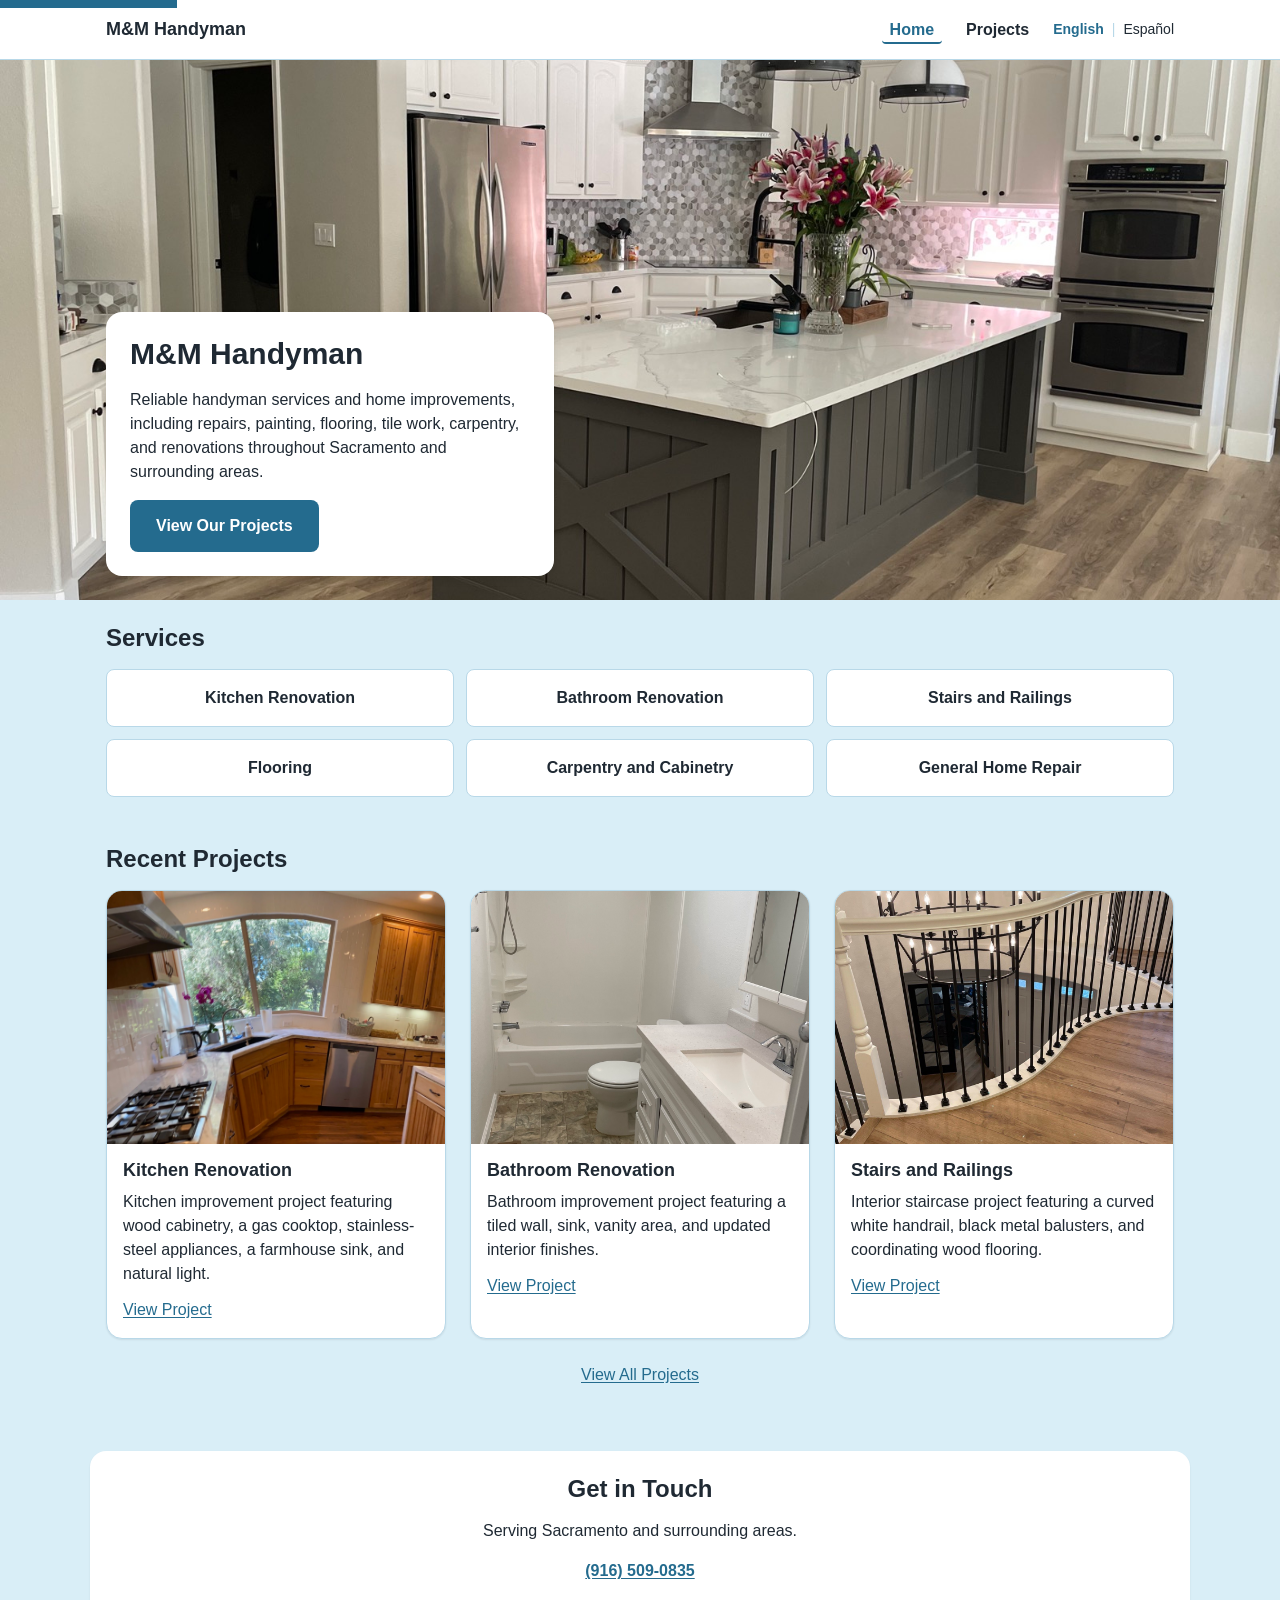
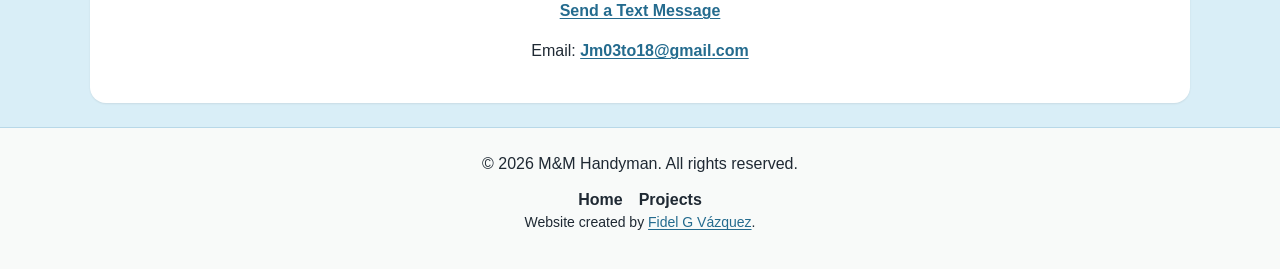
<file: index.html>
<!DOCTYPE html>
<html lang="en">
<head>
  <meta charset="UTF-8">
  <meta name="viewport" content="width=device-width, initial-scale=1.0">
  <title>M&M Handyman | Handyman & Home Renovation Services in Sacramento</title>
  <meta name="description" content="M&M Handyman provides repairs, painting, flooring, tile work, carpentry, renovations, and general home improvements in Sacramento and surrounding areas.">
  <link rel="stylesheet" href="css/styles.css">
  <script src="js/main.js" defer></script>
</head>
<body>

  <a class="skip-link" href="#main-content">Skip to main content</a>

  <header class="site-header">
    <div class="site-header__inner">
      <p class="site-title">
        <a href="index.html">M&M Handyman</a>
      </p>

      <div class="site-header__nav-group">
        <nav class="primary-nav" id="primary-navigation" aria-label="Primary">
          <ul>
            <li><a href="index.html" aria-current="page">Home</a></li>
            <li><a href="projects.html">Projects</a></li>
          </ul>
        </nav>

        <nav class="language-switch" aria-label="Language">
          <a href="index.html" aria-current="page">English</a>
          <span aria-hidden="true">|</span>
          <a href="es/index.html">Español</a>
        </nav>
      </div>
    </div>
  </header>

  <main id="main-content">

    <!-- Hero Section -->
    <section class="hero" aria-labelledby="hero-heading">
      <div class="hero__media">
        <img
          src="assets/images/projects/kitchen-renovation/after-01.jpg"
          alt="Finished kitchen with white cabinets, a dark center island, light countertops, and large windows"
        >
      </div>
      <div class="hero__text">
        <div class="hero__text-panel">
          <h1 id="hero-heading">M&M Handyman</h1>
          <p>Reliable handyman services and home improvements, including repairs, painting, flooring, tile work, carpentry, and renovations throughout Sacramento and surrounding areas.</p>
          <a class="button" href="projects.html">View Our Projects</a>
        </div>
      </div>
    </section>

    <!-- Services Overview -->
    <section class="services" aria-labelledby="services-heading">
      <h2 id="services-heading">Services</h2>
      <ul class="services__list">
        <li>Kitchen Renovation</li>
        <li>Bathroom Renovation</li>
        <li>Stairs and Railings</li>
        <li>Flooring</li>
        <li>Carpentry and Cabinetry</li>
        <li>General Home Repair</li>
      </ul>
    </section>

    <!-- Featured Projects Preview -->
    <section class="featured-projects" aria-labelledby="featured-projects-heading">
      <h2 id="featured-projects-heading">Recent Projects</h2>

      <div class="project-preview-grid">
        <article class="project-card">
          <img
            src="assets/images/projects/kitchen-oak-cabinets/after-01.jpg"
            alt="Kitchen with wood cabinets, a gas cooktop, stainless steel dishwasher, and a farmhouse sink"
          >
          <h3>Kitchen Renovation</h3>
          <p>Kitchen improvement project featuring wood cabinetry, a gas cooktop, stainless-steel appliances, a farmhouse sink, and natural light.</p>
          <a href="projects.html#kitchen-renovation">View Project</a>
        </article>

        <article class="project-card">
          <img
            src="assets/images/projects/bathroom-renovation/after-01.jpg"
            alt="Bathroom with a tiled wall, sink, and toilet"
          >
          <h3>Bathroom Renovation</h3>
          <p>Bathroom improvement project featuring a tiled wall, sink, vanity area, and updated interior finishes.</p>
          <a href="projects.html#bathroom-renovation">View Project</a>
        </article>

        <article class="project-card">
          <img
            src="assets/images/projects/stairs-and-railings/after-01.jpg"
            alt="Curved interior railing with black metal balusters, white handrail, and wood flooring"
          >
          <h3>Stairs and Railings</h3>
          <p>Interior staircase project featuring a curved white handrail, black metal balusters, and coordinating wood flooring.</p>
          <a href="projects.html#stairs-and-railings">View Project</a>
        </article>
      </div>

      <p class="view-all">
        <a href="projects.html">View All Projects</a>
      </p>
    </section>

    <!-- Contact Section (duplicated identically on both pages) -->
    <section class="contact-strip" aria-labelledby="contact-heading">
      <h2 id="contact-heading">Get in Touch</h2>
      <p>Serving Sacramento and surrounding areas.</p>
      <p>
        <a href="tel:+19165090835">(916) 509-0835</a>
      </p>
      <p>
        <a href="sms:+19165090835">Send a Text Message</a>
      </p>
      <p>
        Email: <a href="mailto:Jm03to18@gmail.com">Jm03to18@gmail.com</a>
      </p>
    </section>

  </main>

  <footer class="site-footer">
    <p>&copy; <span id="current-year">2026</span> M&M Handyman. All rights reserved.</p>
    <nav aria-label="Footer">
      <ul>
        <li><a href="index.html" aria-current="page">Home</a></li>
        <li><a href="projects.html">Projects</a></li>
      </ul>
    </nav>
    <p class="site-footer__credit">Website created by <a href="mailto:fidgvaz@gmail.com">Fidel G Vázquez</a>.</p>
  </footer>

</body>
</html>
</file>
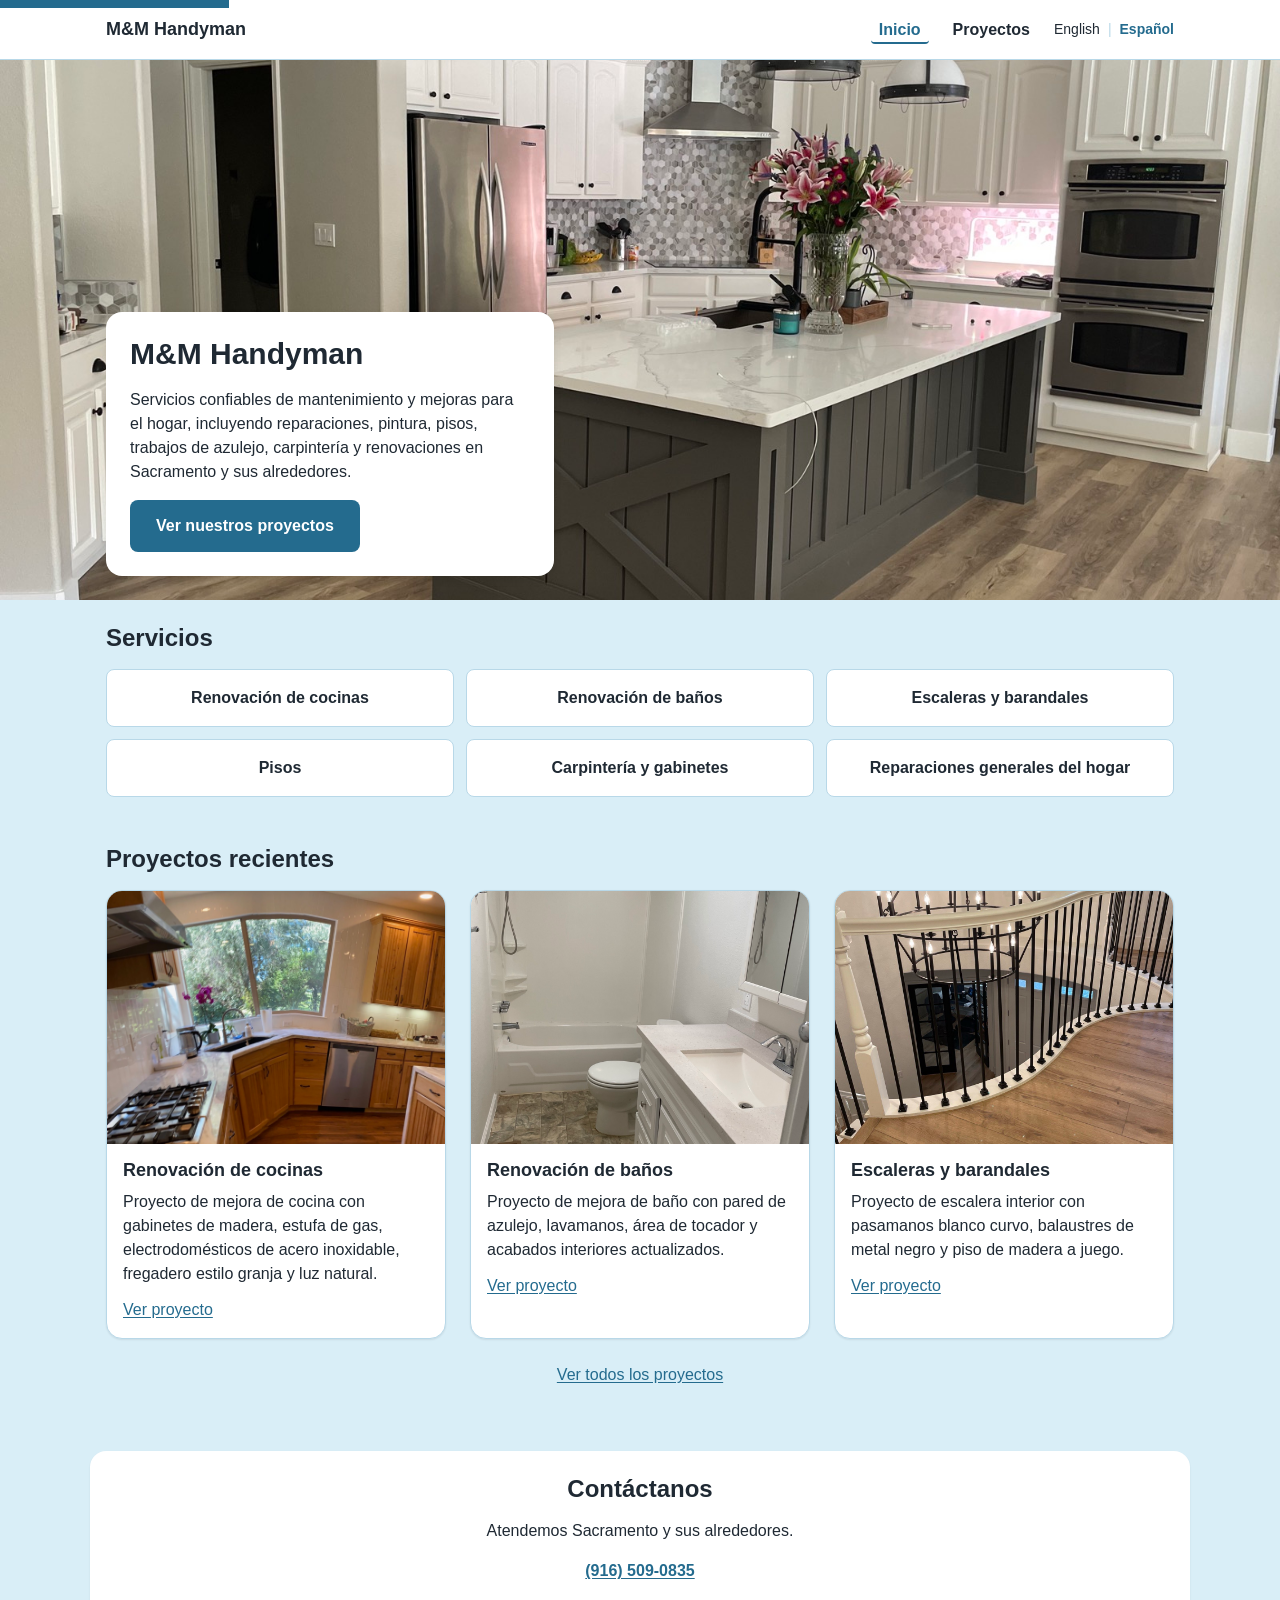
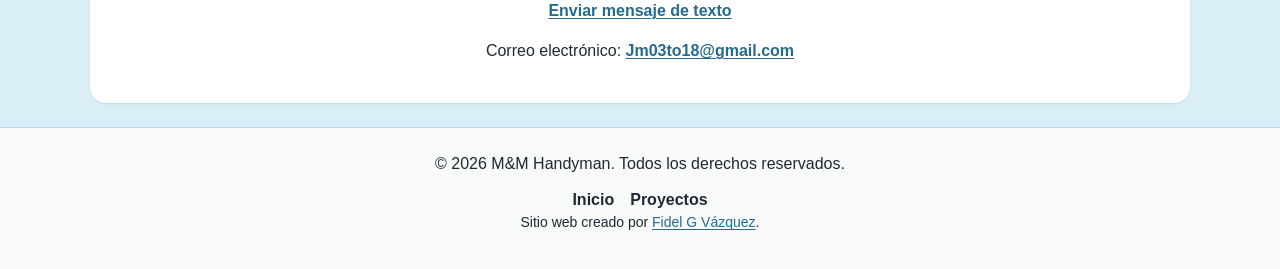
<file: es/index.html>
<!DOCTYPE html>
<html lang="es">
<head>
  <meta charset="UTF-8">
  <meta name="viewport" content="width=device-width, initial-scale=1.0">
  <title>M&M Handyman | Servicios de reparación y renovación del hogar en Sacramento</title>
  <meta name="description" content="M&M Handyman ofrece reparaciones, pintura, pisos, trabajos de azulejo, carpintería, renovaciones y mejoras generales para el hogar en Sacramento y sus alrededores.">
  <link rel="stylesheet" href="../css/styles.css">
  <script src="../js/main.js" defer></script>
</head>
<body>

  <a class="skip-link" href="#main-content">Saltar al contenido principal</a>

  <header class="site-header">
    <div class="site-header__inner">
      <p class="site-title">
        <a href="index.html">M&M Handyman</a>
      </p>

      <div class="site-header__nav-group">
        <nav class="primary-nav" id="primary-navigation" aria-label="Principal">
          <ul>
            <li><a href="index.html" aria-current="page">Inicio</a></li>
            <li><a href="projects.html">Proyectos</a></li>
          </ul>
        </nav>

        <nav class="language-switch" aria-label="Idioma">
          <a href="../index.html">English</a>
          <span aria-hidden="true">|</span>
          <a href="index.html" aria-current="page">Español</a>
        </nav>
      </div>
    </div>
  </header>

  <main id="main-content">

    <!-- Hero Section -->
    <section class="hero" aria-labelledby="hero-heading">
      <div class="hero__media">
        <img
          src="../assets/images/projects/kitchen-renovation/after-01.jpg"
          alt="Cocina renovada con gabinetes blancos, isla central oscura, cubiertas claras y ventanas grandes"
        >
      </div>
      <div class="hero__text">
        <div class="hero__text-panel">
          <h1 id="hero-heading">M&M Handyman</h1>
          <p>Servicios confiables de mantenimiento y mejoras para el hogar, incluyendo reparaciones, pintura, pisos, trabajos de azulejo, carpintería y renovaciones en Sacramento y sus alrededores.</p>
          <a class="button" href="projects.html">Ver nuestros proyectos</a>
        </div>
      </div>
    </section>

    <!-- Services Overview -->
    <section class="services" aria-labelledby="services-heading">
      <h2 id="services-heading">Servicios</h2>
      <ul class="services__list">
        <li>Renovación de cocinas</li>
        <li>Renovación de baños</li>
        <li>Escaleras y barandales</li>
        <li>Pisos</li>
        <li>Carpintería y gabinetes</li>
        <li>Reparaciones generales del hogar</li>
      </ul>
    </section>

    <!-- Featured Projects Preview -->
    <section class="featured-projects" aria-labelledby="featured-projects-heading">
      <h2 id="featured-projects-heading">Proyectos recientes</h2>

      <div class="project-preview-grid">
        <article class="project-card">
          <img
            src="../assets/images/projects/kitchen-oak-cabinets/after-01.jpg"
            alt="Cocina con gabinetes de madera, estufa de gas, lavavajillas de acero inoxidable y fregadero estilo granja"
          >
          <h3>Renovación de cocinas</h3>
          <p>Proyecto de mejora de cocina con gabinetes de madera, estufa de gas, electrodomésticos de acero inoxidable, fregadero estilo granja y luz natural.</p>
          <a href="projects.html#kitchen-renovation">Ver proyecto</a>
        </article>

        <article class="project-card">
          <img
            src="../assets/images/projects/bathroom-renovation/after-01.jpg"
            alt="Baño con pared de azulejo, lavamanos e inodoro"
          >
          <h3>Renovación de baños</h3>
          <p>Proyecto de mejora de baño con pared de azulejo, lavamanos, área de tocador y acabados interiores actualizados.</p>
          <a href="projects.html#bathroom-renovation">Ver proyecto</a>
        </article>

        <article class="project-card">
          <img
            src="../assets/images/projects/stairs-and-railings/after-01.jpg"
            alt="Barandal interior curvo con balaustres de metal negro, pasamanos blanco y piso de madera"
          >
          <h3>Escaleras y barandales</h3>
          <p>Proyecto de escalera interior con pasamanos blanco curvo, balaustres de metal negro y piso de madera a juego.</p>
          <a href="projects.html#stairs-and-railings">Ver proyecto</a>
        </article>
      </div>

      <p class="view-all">
        <a href="projects.html">Ver todos los proyectos</a>
      </p>
    </section>

    <!-- Contact Section (duplicated identically on both pages) -->
    <section class="contact-strip" aria-labelledby="contact-heading">
      <h2 id="contact-heading">Contáctanos</h2>
      <p>Atendemos Sacramento y sus alrededores.</p>
      <p>
        <a href="tel:+19165090835">(916) 509-0835</a>
      </p>
      <p>
        <a href="sms:+19165090835">Enviar mensaje de texto</a>
      </p>
      <p>
        Correo electrónico: <a href="mailto:Jm03to18@gmail.com">Jm03to18@gmail.com</a>
      </p>
    </section>

  </main>

  <footer class="site-footer">
    <p>&copy; <span id="current-year">2026</span> M&M Handyman. Todos los derechos reservados.</p>
    <nav aria-label="Pie de página">
      <ul>
        <li><a href="index.html" aria-current="page">Inicio</a></li>
        <li><a href="projects.html">Proyectos</a></li>
      </ul>
    </nav>
    <p class="site-footer__credit">Sitio web creado por <a href="mailto:fidgvaz@gmail.com">Fidel G Vázquez</a>.</p>
  </footer>

</body>
</html>
</file>
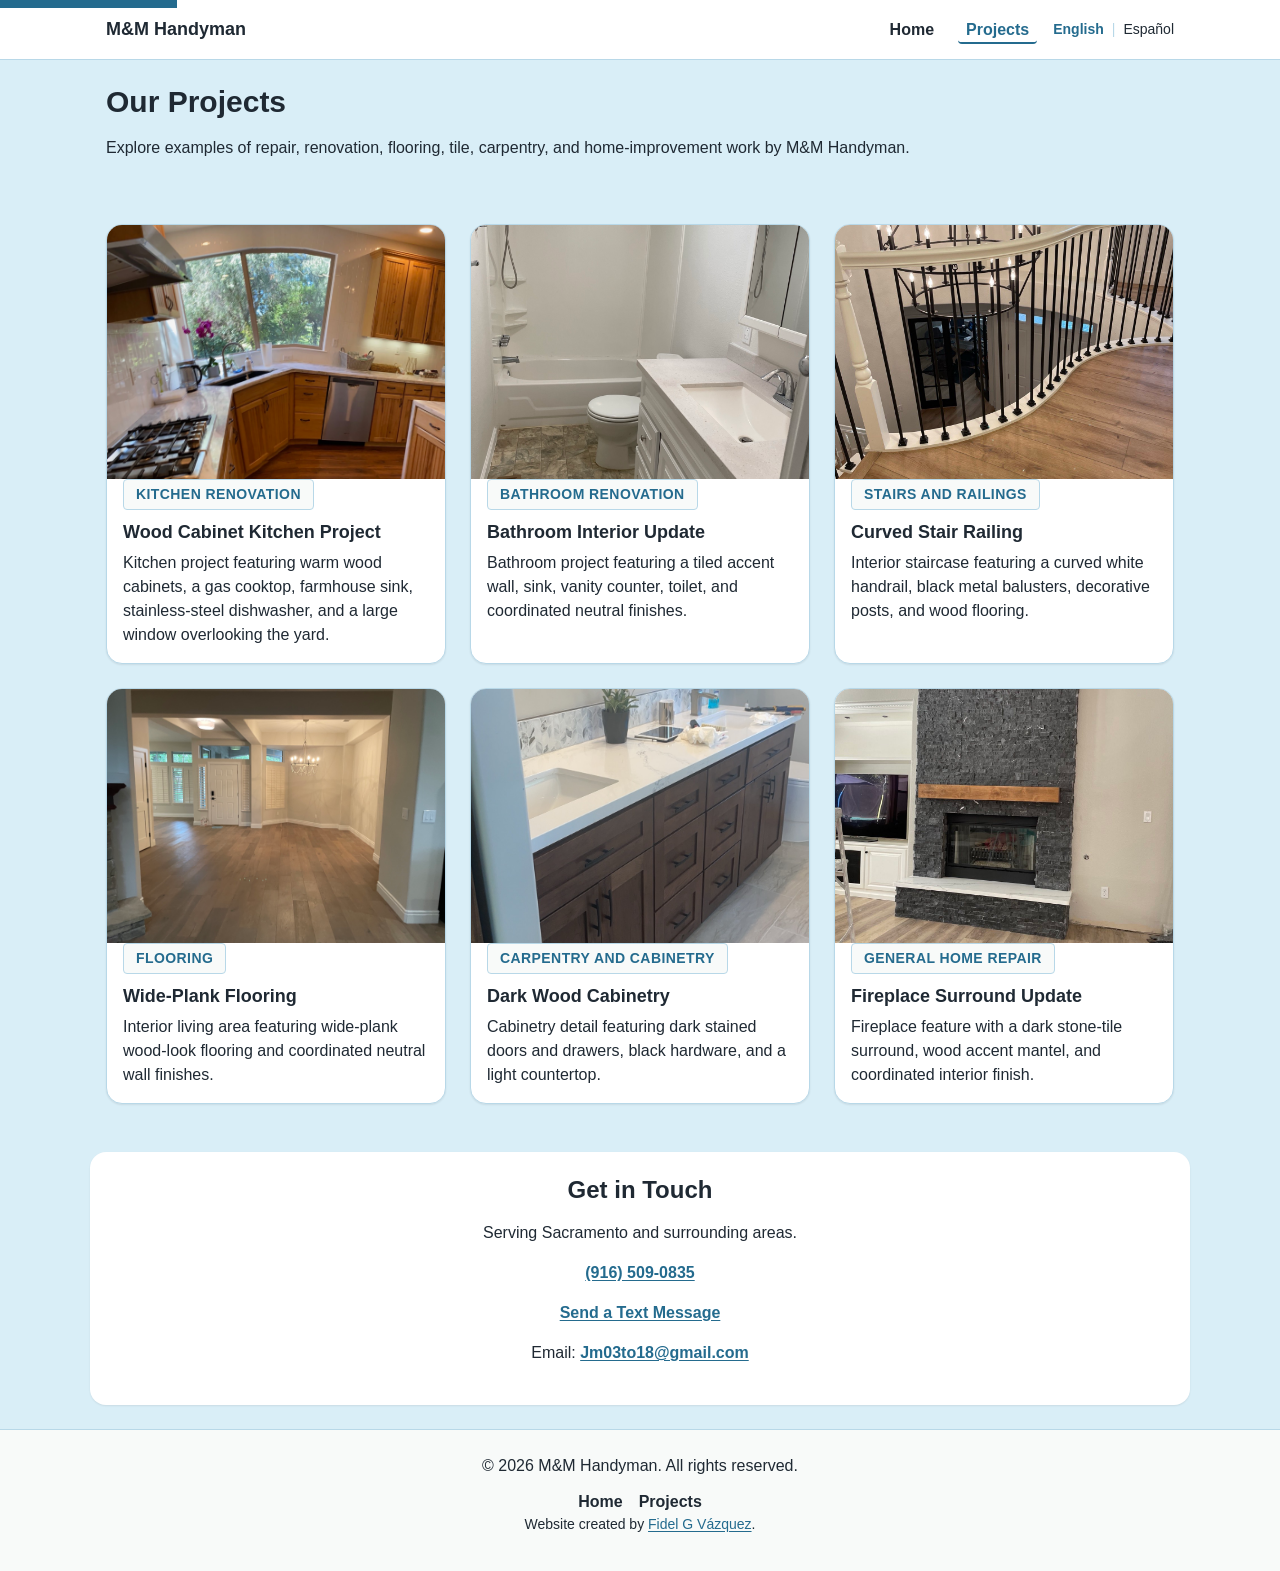
<file: projects.html>
<!DOCTYPE html>
<html lang="en">
<head>
  <meta charset="UTF-8">
  <meta name="viewport" content="width=device-width, initial-scale=1.0">
  <title>Projects | M&M Handyman – Sacramento Handyman & Home Renovation</title>
  <meta name="description" content="View kitchen, bathroom, flooring, stairs, cabinetry, fireplace, and home-improvement projects by M&M Handyman in Sacramento and surrounding areas.">
  <link rel="stylesheet" href="css/styles.css">
  <script src="js/main.js" defer></script>
</head>
<body>

  <a class="skip-link" href="#main-content">Skip to main content</a>

  <header class="site-header">
    <div class="site-header__inner">
      <p class="site-title">
        <a href="index.html">M&M Handyman</a>
      </p>

      <div class="site-header__nav-group">
        <nav class="primary-nav" id="primary-navigation" aria-label="Primary">
          <ul>
            <li><a href="index.html">Home</a></li>
            <li><a href="projects.html" aria-current="page">Projects</a></li>
          </ul>
        </nav>

        <nav class="language-switch" aria-label="Language">
          <a href="projects.html" aria-current="page">English</a>
          <span aria-hidden="true">|</span>
          <a href="es/projects.html">Español</a>
        </nav>
      </div>
    </div>
  </header>

  <main id="main-content">

    <!-- Page Introduction -->
    <section class="page-intro" aria-labelledby="page-intro-heading">
      <h1 id="page-intro-heading">Our Projects</h1>
      <p>Explore examples of repair, renovation, flooring, tile, carpentry, and home-improvement work by M&M Handyman.</p>
    </section>

    <!-- Project Gallery -->
    <section class="project-gallery" aria-labelledby="project-gallery-heading">
      <h2 id="project-gallery-heading" class="visually-hidden">Project Gallery</h2>

      <div class="project-gallery-grid">

        <article class="project-card" id="kitchen-renovation">
          <img
            src="assets/images/projects/kitchen-oak-cabinets/after-01.jpg"
            alt="Kitchen with wood cabinets, a gas cooktop, stainless steel dishwasher, and a farmhouse sink"
          >
          <p class="project-category">Kitchen Renovation</p>
          <h3>Wood Cabinet Kitchen Project</h3>
          <p>Kitchen project featuring warm wood cabinets, a gas cooktop, farmhouse sink, stainless-steel dishwasher, and a large window overlooking the yard.</p>
        </article>

        <article class="project-card" id="bathroom-renovation">
          <img
            src="assets/images/projects/bathroom-renovation/after-01.jpg"
            alt="Bathroom with a tiled wall, sink, and toilet"
          >
          <p class="project-category">Bathroom Renovation</p>
          <h3>Bathroom Interior Update</h3>
          <p>Bathroom project featuring a tiled accent wall, sink, vanity counter, toilet, and coordinated neutral finishes.</p>
        </article>

        <article class="project-card" id="stairs-and-railings">
          <img
            src="assets/images/projects/stairs-and-railings/after-01.jpg"
            alt="Curved interior railing with black metal balusters, white handrail, and wood flooring"
          >
          <p class="project-category">Stairs and Railings</p>
          <h3>Curved Stair Railing</h3>
          <p>Interior staircase featuring a curved white handrail, black metal balusters, decorative posts, and wood flooring.</p>
        </article>

        <article class="project-card" id="flooring">
          <img
            src="assets/images/projects/flooring-hardwood/after-01.jpg"
            alt="Living area with wide-plank wood flooring"
          >
          <p class="project-category">Flooring</p>
          <h3>Wide-Plank Flooring</h3>
          <p>Interior living area featuring wide-plank wood-look flooring and coordinated neutral wall finishes.</p>
        </article>

        <article class="project-card" id="carpentry-and-cabinetry">
          <img
            src="assets/images/projects/custom-cabinetry/after-01.jpg"
            alt="Close-up of dark stained wood cabinet doors and drawers with black hardware"
          >
          <p class="project-category">Carpentry and Cabinetry</p>
          <h3>Dark Wood Cabinetry</h3>
          <p>Cabinetry detail featuring dark stained doors and drawers, black hardware, and a light countertop.</p>
        </article>

        <article class="project-card" id="general-home-repair">
          <img
            src="assets/images/projects/fireplace-surround/after-01.jpg"
            alt="Fireplace with a stone tile surround and a wood accent strip"
          >
          <p class="project-category">General Home Repair</p>
          <h3>Fireplace Surround Update</h3>
          <p>Fireplace feature with a dark stone-tile surround, wood accent mantel, and coordinated interior finish.</p>
        </article>

      </div>
    </section>

    <!-- Contact Section (duplicated identically on both pages) -->
    <section class="contact-strip" aria-labelledby="contact-heading">
      <h2 id="contact-heading">Get in Touch</h2>
      <p>Serving Sacramento and surrounding areas.</p>
      <p>
        <a href="tel:+19165090835">(916) 509-0835</a>
      </p>
      <p>
        <a href="sms:+19165090835">Send a Text Message</a>
      </p>
      <p>
        Email: <a href="mailto:Jm03to18@gmail.com">Jm03to18@gmail.com</a>
      </p>
    </section>

  </main>

  <footer class="site-footer">
    <p>&copy; <span id="current-year">2026</span> M&M Handyman. All rights reserved.</p>
    <nav aria-label="Footer">
      <ul>
        <li><a href="index.html">Home</a></li>
        <li><a href="projects.html" aria-current="page">Projects</a></li>
      </ul>
    </nav>
    <p class="site-footer__credit">Website created by <a href="mailto:fidgvaz@gmail.com">Fidel G Vázquez</a>.</p>
  </footer>

</body>
</html>
</file>
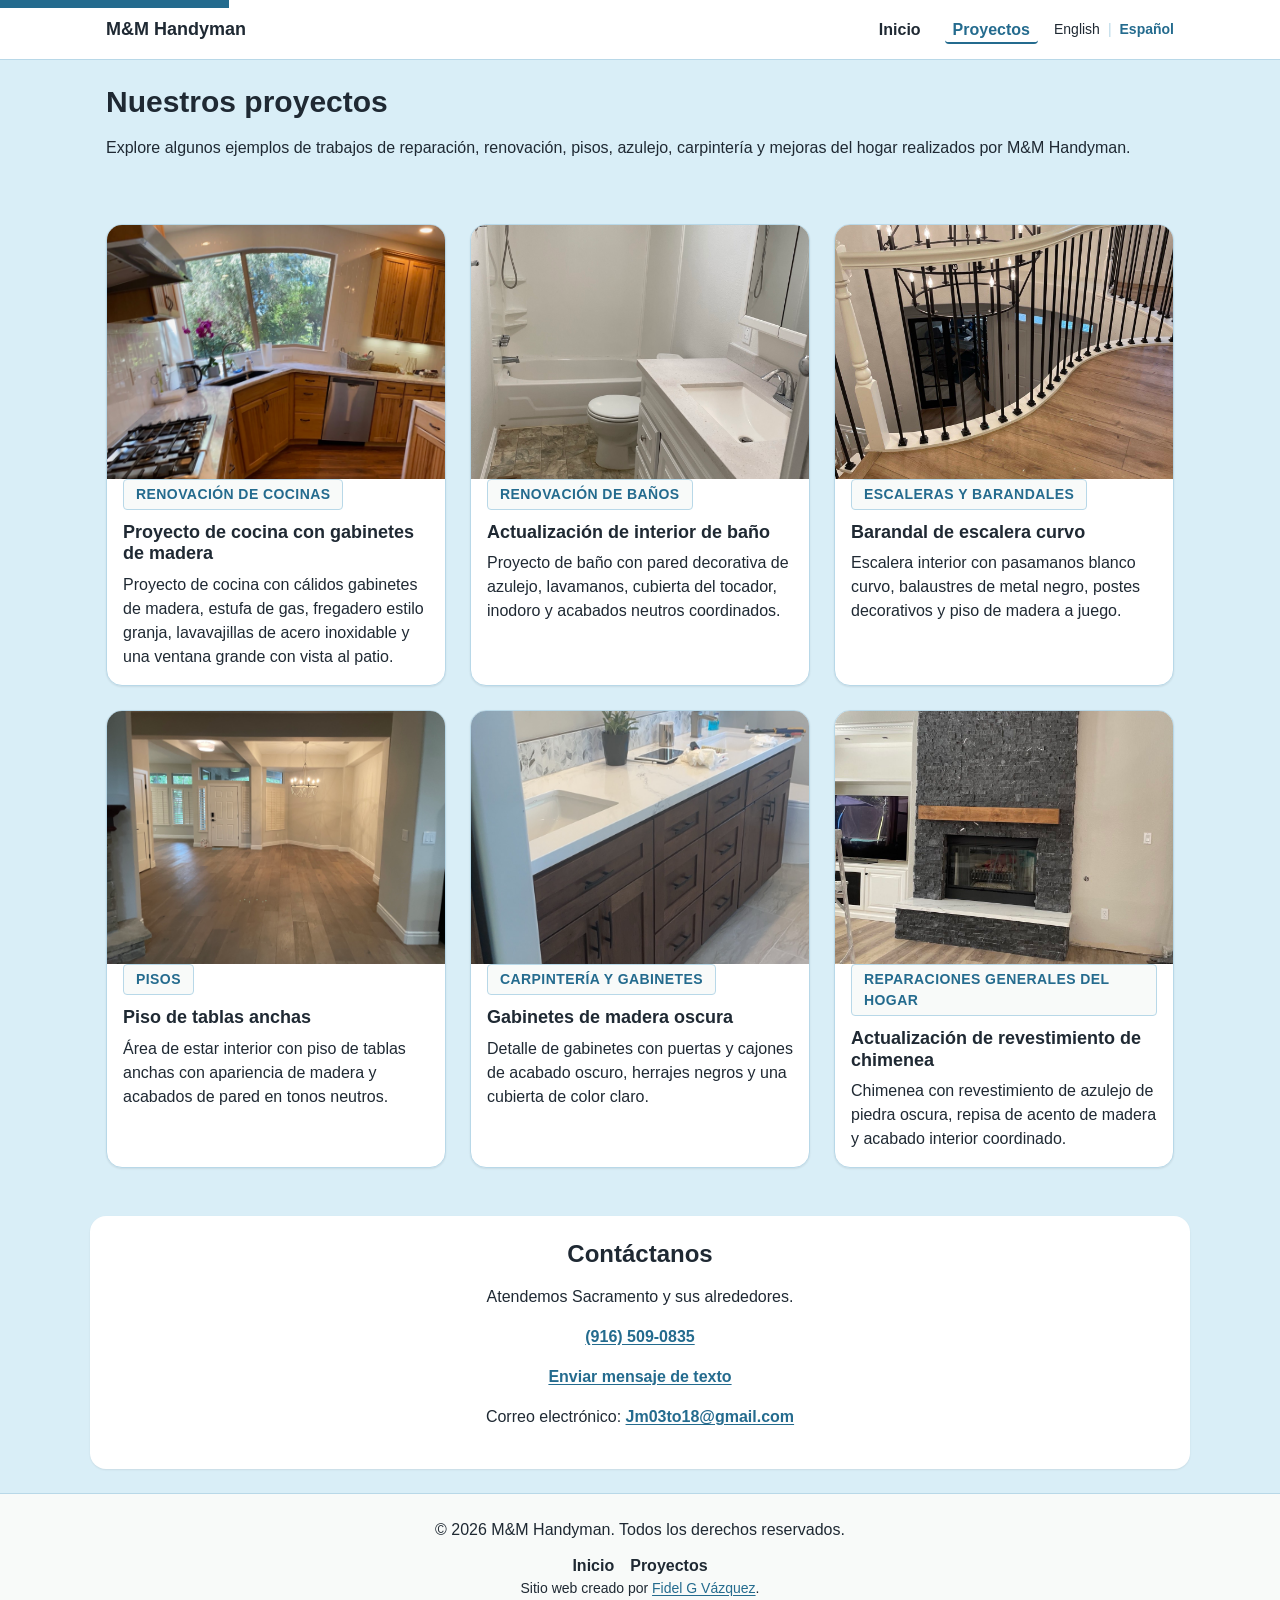
<file: es/projects.html>
<!DOCTYPE html>
<html lang="es">
<head>
  <meta charset="UTF-8">
  <meta name="viewport" content="width=device-width, initial-scale=1.0">
  <title>Proyectos | M&M Handyman – Reparación y renovación del hogar en Sacramento</title>
  <meta name="description" content="Vea proyectos de cocina, baño, pisos, escaleras, carpintería, chimenea y mejoras del hogar realizados por M&M Handyman en Sacramento y sus alrededores.">
  <link rel="stylesheet" href="../css/styles.css">
  <script src="../js/main.js" defer></script>
</head>
<body>

  <a class="skip-link" href="#main-content">Saltar al contenido principal</a>

  <header class="site-header">
    <div class="site-header__inner">
      <p class="site-title">
        <a href="index.html">M&M Handyman</a>
      </p>

      <div class="site-header__nav-group">
        <nav class="primary-nav" id="primary-navigation" aria-label="Principal">
          <ul>
            <li><a href="index.html">Inicio</a></li>
            <li><a href="projects.html" aria-current="page">Proyectos</a></li>
          </ul>
        </nav>

        <nav class="language-switch" aria-label="Idioma">
          <a href="../projects.html">English</a>
          <span aria-hidden="true">|</span>
          <a href="projects.html" aria-current="page">Español</a>
        </nav>
      </div>
    </div>
  </header>

  <main id="main-content">

    <!-- Page Introduction -->
    <section class="page-intro" aria-labelledby="page-intro-heading">
      <h1 id="page-intro-heading">Nuestros proyectos</h1>
      <p>Explore algunos ejemplos de trabajos de reparación, renovación, pisos, azulejo, carpintería y mejoras del hogar realizados por M&M Handyman.</p>
    </section>

    <!-- Project Gallery -->
    <section class="project-gallery" aria-labelledby="project-gallery-heading">
      <h2 id="project-gallery-heading" class="visually-hidden">Galería de proyectos</h2>

      <div class="project-gallery-grid">

        <article class="project-card" id="kitchen-renovation">
          <img
            src="../assets/images/projects/kitchen-oak-cabinets/after-01.jpg"
            alt="Cocina con gabinetes de madera, estufa de gas, lavavajillas de acero inoxidable y fregadero estilo granja"
          >
          <p class="project-category">Renovación de cocinas</p>
          <h3>Proyecto de cocina con gabinetes de madera</h3>
          <p>Proyecto de cocina con cálidos gabinetes de madera, estufa de gas, fregadero estilo granja, lavavajillas de acero inoxidable y una ventana grande con vista al patio.</p>
        </article>

        <article class="project-card" id="bathroom-renovation">
          <img
            src="../assets/images/projects/bathroom-renovation/after-01.jpg"
            alt="Baño con pared de azulejo, lavamanos e inodoro"
          >
          <p class="project-category">Renovación de baños</p>
          <h3>Actualización de interior de baño</h3>
          <p>Proyecto de baño con pared decorativa de azulejo, lavamanos, cubierta del tocador, inodoro y acabados neutros coordinados.</p>
        </article>

        <article class="project-card" id="stairs-and-railings">
          <img
            src="../assets/images/projects/stairs-and-railings/after-01.jpg"
            alt="Barandal interior curvo con balaustres de metal negro, pasamanos blanco y piso de madera"
          >
          <p class="project-category">Escaleras y barandales</p>
          <h3>Barandal de escalera curvo</h3>
          <p>Escalera interior con pasamanos blanco curvo, balaustres de metal negro, postes decorativos y piso de madera a juego.</p>
        </article>

        <article class="project-card" id="flooring">
          <img
            src="../assets/images/projects/flooring-hardwood/after-01.jpg"
            alt="Área de estar con piso de tablas anchas con apariencia de madera"
          >
          <p class="project-category">Pisos</p>
          <h3>Piso de tablas anchas</h3>
          <p>Área de estar interior con piso de tablas anchas con apariencia de madera y acabados de pared en tonos neutros.</p>
        </article>

        <article class="project-card" id="carpentry-and-cabinetry">
          <img
            src="../assets/images/projects/custom-cabinetry/after-01.jpg"
            alt="Primer plano de puertas y cajones de gabinete de madera oscura con herrajes negros"
          >
          <p class="project-category">Carpintería y gabinetes</p>
          <h3>Gabinetes de madera oscura</h3>
          <p>Detalle de gabinetes con puertas y cajones de acabado oscuro, herrajes negros y una cubierta de color claro.</p>
        </article>

        <article class="project-card" id="general-home-repair">
          <img
            src="../assets/images/projects/fireplace-surround/after-01.jpg"
            alt="Chimenea con revestimiento de azulejo de piedra y una franja de acento de madera"
          >
          <p class="project-category">Reparaciones generales del hogar</p>
          <h3>Actualización de revestimiento de chimenea</h3>
          <p>Chimenea con revestimiento de azulejo de piedra oscura, repisa de acento de madera y acabado interior coordinado.</p>
        </article>

      </div>
    </section>

    <!-- Contact Section (duplicated identically on both pages) -->
    <section class="contact-strip" aria-labelledby="contact-heading">
      <h2 id="contact-heading">Contáctanos</h2>
      <p>Atendemos Sacramento y sus alrededores.</p>
      <p>
        <a href="tel:+19165090835">(916) 509-0835</a>
      </p>
      <p>
        <a href="sms:+19165090835">Enviar mensaje de texto</a>
      </p>
      <p>
        Correo electrónico: <a href="mailto:Jm03to18@gmail.com">Jm03to18@gmail.com</a>
      </p>
    </section>

  </main>

  <footer class="site-footer">
    <p>&copy; <span id="current-year">2026</span> M&M Handyman. Todos los derechos reservados.</p>
    <nav aria-label="Pie de página">
      <ul>
        <li><a href="index.html">Inicio</a></li>
        <li><a href="projects.html" aria-current="page">Proyectos</a></li>
      </ul>
    </nav>
    <p class="site-footer__credit">Sitio web creado por <a href="mailto:fidgvaz@gmail.com">Fidel G Vázquez</a>.</p>
  </footer>

</body>
</html>
</file>
<file: css/styles.css>
/* ==========================================================================
   1. CSS Custom Properties (Design Tokens)
   ========================================================================== */

:root {
  /* Colors */
  --color-bg: #D9EEF7;           /* Main sky-blue page background */
  --color-card-bg: #FFFFFF;      /* White card/surface background */
  --color-surface-alt: #F8FAF9;  /* Off-white alternative surface */
  --color-text: #1F2933;         /* Main body text color */
  --color-accent: #246B8E;       /* Accent blue for links, buttons, focus */
  --color-on-accent: #FFFFFF;    /* Text/icon color used on top of accent-colored backgrounds */
  --color-border: #B8D8E8;       /* Border color for cards and dividers */

  /* Spacing scale (used for margin, padding, gaps) */
  --space-2xs: 0.25rem;
  --space-xs: 0.5rem;
  --space-sm: 0.75rem;
  --space-md: 1rem;
  --space-lg: 1.5rem;
  --space-xl: 2rem;
  --space-2xl: 3rem;

  /* Border radius scale */
  --radius-sm: 4px;
  --radius-md: 8px;
  --radius-lg: 16px;

  /* Shadows */
  --shadow-sm: 0 1px 2px rgba(0, 0, 0, 0.08);
  --shadow-md: 0 4px 8px rgba(0, 0, 0, 0.08);

  /* Layout */
  --max-width: 1100px;

  /* Typography */
  --font-family-base: -apple-system, BlinkMacSystemFont, "Segoe UI", Roboto,
    Helvetica, Arial, sans-serif;
  --font-size-base: 1rem;
  --font-size-sm: 0.875rem;
  --font-size-lg: 1.125rem;
  --font-size-xl: 1.5rem;
  --font-size-2xl: 1.875rem;
  --line-height-base: 1.5;
  --line-height-heading: 1.2;
}

/* ==========================================================================
   2. CSS Reset
   ========================================================================== */

*,
*::before,
*::after {
  box-sizing: border-box;
}

body {
  margin: 0;
}

img,
picture,
svg {
  max-width: 100%;
  height: auto;
  display: block;
}

button,
input,
textarea,
select {
  font: inherit;
  color: inherit;
}

/* ==========================================================================
   3. Base Typography & Elements
   ========================================================================== */

body {
  background-color: var(--color-bg);
  color: var(--color-text);
  font-family: var(--font-family-base);
  font-size: var(--font-size-base);
  line-height: var(--line-height-base);
}

h1,
h2,
h3,
h4,
h5,
h6 {
  margin: 0 0 var(--space-md);
  line-height: var(--line-height-heading);
  font-weight: 700;
  color: var(--color-text);
}

h1 {
  font-size: var(--font-size-2xl);
}

h2 {
  font-size: var(--font-size-xl);
}

h3 {
  font-size: var(--font-size-lg);
}

p {
  margin: 0 0 var(--space-md);
}

ul,
ol {
  margin: 0 0 var(--space-md);
  padding-left: var(--space-lg);
}

a {
  color: var(--color-accent);
  text-decoration: underline;
  text-underline-offset: 0.15em;
}

a:hover,
a:focus-visible {
  text-decoration: none;
}

button {
  cursor: pointer;
  background: none;
  border: none;
  padding: 0;
}

.button {
  display: inline-block;
  background-color: var(--color-accent);
  color: var(--color-on-accent);
  padding: var(--space-sm) var(--space-lg);
  border-radius: var(--radius-md);
  text-decoration: none;
  font-weight: 700;
  border: 2px solid transparent;
}

.button:hover,
.button:focus-visible {
  background-color: var(--color-text);
  color: var(--color-on-accent);
}

/* ==========================================================================
   4. Accessibility Utilities
   ========================================================================== */

.skip-link {
  position: absolute;
  top: -40px;
  left: 0;
  background-color: var(--color-accent);
  color: var(--color-on-accent);
  padding: var(--space-sm) var(--space-md);
  z-index: 100;
  text-decoration: none;
}

.skip-link:focus {
  top: 0;
}

.visually-hidden {
  position: absolute;
  width: 1px;
  height: 1px;
  padding: 0;
  margin: -1px;
  overflow: hidden;
  clip: rect(0, 0, 0, 0);
  white-space: nowrap;
  border: 0;
}

:focus-visible {
  outline: 3px solid var(--color-accent);
  outline-offset: 2px;
}

/* ==========================================================================
   5. Shared Layout Foundations
   ========================================================================== */

/*
  NOTE: .container is defined here as a reusable width/spacing utility,
  but the current HTML (index.html, projects.html) does not reference
  this class anywhere yet. A later layout stage must either:
    a) add .container wrapper elements to the HTML, or
    b) apply these same max-width/padding rules directly to the
       existing header, main, and footer elements.
  This class is foundational only — it is not wired into markup yet.
*/
.container {
  width: 100%;
  max-width: var(--max-width);
  margin-inline: auto;
  padding-inline: var(--space-md);
}

/* ==========================================================================
   6. Header, Footer, and Home Page Layout
   ========================================================================== */

/* ---- Site Header ---- */

.site-header {
  background-color: var(--color-card-bg);
  border-bottom: 1px solid var(--color-border);
}

.site-header__inner {
  max-width: var(--max-width);
  margin-inline: auto;
  padding: var(--space-md);
  display: flex;
  align-items: center;
  justify-content: space-between;
  flex-wrap: wrap;
  gap: var(--space-sm);
}

.site-title {
  margin: 0;
}

.site-title a {
  font-size: var(--font-size-lg);
  font-weight: 700;
  color: var(--color-text);
  text-decoration: none;
}

.primary-nav ul {
  display: flex;
  gap: var(--space-md);
  list-style: none;
  margin: 0;
  padding: 0;
}

.primary-nav a {
  color: var(--color-text);
  text-decoration: none;
  font-weight: 700;
  padding: var(--space-2xs) var(--space-xs);
  border-radius: var(--radius-sm);
}

.primary-nav a:hover,
.primary-nav a:focus-visible {
  background-color: var(--color-surface-alt);
}

.primary-nav a[aria-current="page"] {
  color: var(--color-accent);
  border-bottom: 2px solid var(--color-accent);
}

/* ---- Hero ---- */

.hero {
  position: relative;
  width: 100%;
  max-width: none;
  margin: 0;
  padding: 0;
  overflow: hidden;
  display: flex;
  align-items: flex-end;
  min-height: clamp(420px, 60vh, 680px);
}

.hero__media {
  position: absolute;
  inset: 0;
  z-index: 0;
}

.hero__media img {
  width: 100%;
  height: 100%;
  object-fit: cover;
  object-position: center center;
  animation: hero-zoom 14s ease-in-out infinite alternate;
}

@keyframes hero-zoom {
  from {
    transform: scale(1);
  }

  to {
    transform: scale(1.12);
  }
}

@media (prefers-reduced-motion: reduce) {
  .hero__media img {
    animation: none;
  }
}

.hero__text {
  position: relative;
  z-index: 1;
  width: 100%;
  max-width: var(--max-width);
  margin-inline: auto;
  padding: var(--space-lg) var(--space-md);
}

.hero__text-panel {
  background-color: var(--color-card-bg);
  border-radius: var(--radius-lg);
  padding: var(--space-lg);
  box-shadow: var(--shadow-md);
  width: min(100%, 28rem);
}

/* ---- Services ---- */

.services {
  max-width: var(--max-width);
  margin-inline: auto;
  padding: var(--space-lg) var(--space-md);
}

.services__list {
  list-style: none;
  margin: 0;
  padding: 0;
  display: grid;
  grid-template-columns: 1fr;
  gap: var(--space-sm);
}

.services__list li {
  background-color: var(--color-card-bg);
  border: 1px solid var(--color-border);
  border-radius: var(--radius-md);
  padding: var(--space-md);
  text-align: center;
  font-weight: 700;
}

/* ---- Featured Projects Preview ---- */

.featured-projects {
  max-width: var(--max-width);
  margin-inline: auto;
  padding: var(--space-lg) var(--space-md);
}

.project-preview-grid {
  display: grid;
  grid-template-columns: 1fr;
  gap: var(--space-lg);
}

.project-card {
  background-color: var(--color-card-bg);
  border: 1px solid var(--color-border);
  border-radius: var(--radius-lg);
  overflow: hidden;
  box-shadow: var(--shadow-sm);
  display: flex;
  flex-direction: column;
}

.project-card img {
  width: 100%;
  aspect-ratio: 4 / 3;
  object-fit: cover;
}

.project-card h3 {
  margin: var(--space-md) var(--space-md) var(--space-xs);
}

.project-card p {
  margin: 0 var(--space-md) var(--space-sm);
}

.project-card a {
  margin: 0 var(--space-md) var(--space-md);
  align-self: flex-start;
}

.view-all {
  text-align: center;
  margin-top: var(--space-lg);
}

/* ---- Contact Strip ---- */

.contact-strip {
  max-width: var(--max-width);
  margin: var(--space-lg) auto;
  padding: var(--space-lg) var(--space-md);
  background-color: var(--color-card-bg);
  border-radius: var(--radius-lg);
  text-align: center;
  box-shadow: var(--shadow-sm);
}

.contact-strip a {
  font-weight: 700;
}

/* ---- Site Footer ---- */

.site-footer {
  background-color: var(--color-surface-alt);
  border-top: 1px solid var(--color-border);
  padding: var(--space-lg) var(--space-md);
  text-align: center;
}

.site-footer p {
  margin: 0 0 var(--space-sm);
}

.site-footer nav ul {
  list-style: none;
  margin: 0;
  padding: 0;
  display: flex;
  justify-content: center;
  gap: var(--space-md);
}

.site-footer nav a {
  color: var(--color-text);
  text-decoration: none;
  font-weight: 700;
}

.site-footer nav a:hover,
.site-footer nav a:focus-visible {
  text-decoration: underline;
}

/* ==========================================================================
   7. Projects Page Layout
   ========================================================================== */

/* ---- Page Introduction ---- */

.page-intro {
  max-width: var(--max-width);
  margin-inline: auto;
  padding: var(--space-lg) var(--space-md);
}

/* ---- Project Gallery ---- */

.project-gallery {
  max-width: var(--max-width);
  margin-inline: auto;
  padding: var(--space-lg) var(--space-md);
}

.project-gallery-grid {
  display: grid;
  grid-template-columns: 1fr;
  gap: var(--space-lg);
}

/* ---- Gallery-specific adjustments to the shared .project-card ---- */

.project-gallery-grid .project-card {
  scroll-margin-top: var(--space-xl);
}

.project-gallery-grid .project-card h3 {
  margin-top: 0;
}

.project-gallery-grid .project-card p:last-child {
  margin-bottom: var(--space-md);
}

/* ---- Project Category Label ---- */

.project-category {
  display: inline-block;
  align-self: flex-start;
  margin: var(--space-md) var(--space-md) var(--space-2xs);
  padding: var(--space-2xs) var(--space-sm);
  background-color: var(--color-surface-alt);
  color: var(--color-accent);
  border: 1px solid var(--color-border);
  border-radius: var(--radius-sm);
  font-size: var(--font-size-sm);
  font-weight: 700;
  text-transform: uppercase;
  letter-spacing: 0.03em;
}

/* ==========================================================================
   8. Responsive Breakpoints
   ========================================================================== */

/* ---- Tablet (min-width: 640px) ---- */
@media (min-width: 640px) {
  .services__list {
    grid-template-columns: repeat(2, 1fr);
  }

  .project-preview-grid {
    grid-template-columns: repeat(2, 1fr);
  }

  .project-gallery-grid {
    grid-template-columns: repeat(2, 1fr);
  }
}

/* ---- Laptop/Desktop (min-width: 1024px) ---- */
@media (min-width: 1024px) {
  .services__list {
    grid-template-columns: repeat(3, 1fr);
  }

  .project-preview-grid {
    grid-template-columns: repeat(3, 1fr);
  }

  .project-gallery-grid {
    grid-template-columns: repeat(3, 1fr);
  }
}

/* ==========================================================================
   9. Language Selector & Footer Credit
   ========================================================================== */

.site-header__nav-group {
  display: flex;
  align-items: center;
  gap: var(--space-md);
  flex-wrap: wrap;
}

.language-switch {
  display: flex;
  align-items: center;
  gap: var(--space-xs);
  font-size: var(--font-size-sm);
}

.language-switch a {
  color: var(--color-text);
  text-decoration: none;
}

.language-switch a[aria-current="page"] {
  color: var(--color-accent);
  font-weight: 700;
}

.language-switch span[aria-hidden="true"] {
  color: var(--color-border);
}

.site-footer__credit {
  margin-top: var(--space-sm);
  font-size: var(--font-size-sm);
}
</file>
